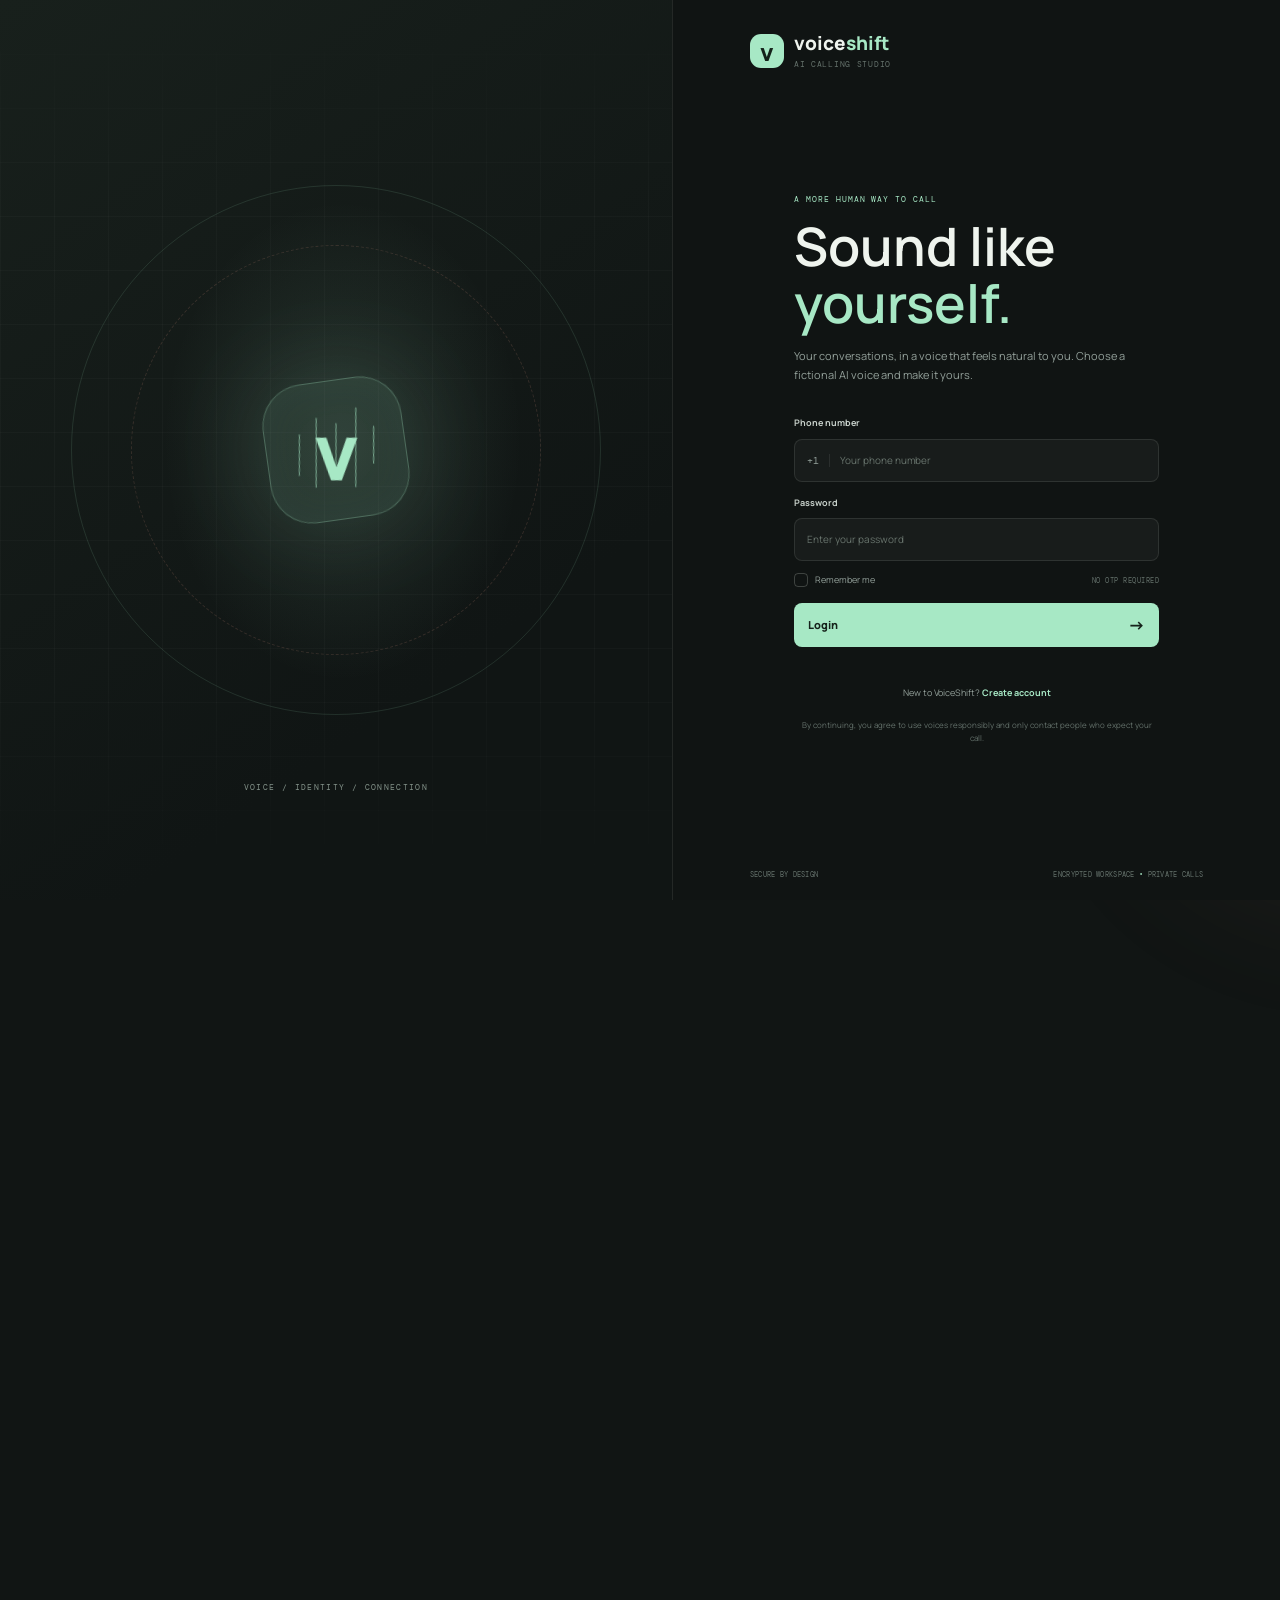
<file: PROJECT-3/index.html>
<!DOCTYPE html>
<html lang="en">
<head>
  <meta charset="UTF-8">
  <meta name="viewport" content="width=device-width, initial-scale=1.0">
  <meta name="theme-color" content="#111514">
  <meta name="description" content="VoiceShift AI calling workspace prototype.">
  <title>VoiceShift AI | Voice calling workspace</title>
  <link rel="preconnect" href="https://fonts.googleapis.com">
  <link rel="preconnect" href="https://fonts.gstatic.com" crossorigin>
  <link href="https://fonts.googleapis.com/css2?family=DM+Mono:wght@400;500&family=Manrope:wght@400;500;600;700;800&display=swap" rel="stylesheet">
  <link rel="stylesheet" href="style.css">
</head>
<body>
  <div class="ambient ambient-one"></div>
  <div class="ambient ambient-two"></div>

  <div class="app-shell" id="app-shell" aria-hidden="true">
    <aside class="sidebar">
      <a class="brand" href="#dashboard" aria-label="VoiceShift AI home"><span class="brand-symbol">v</span><span>voice<span class="brand-light">shift</span><small>AI CALLING STUDIO</small></span></a>
      <div class="workspace-label">WORKSPACE <span>PERSONAL</span></div>
      <nav class="navigation" aria-label="Main navigation">
        <a class="nav-link active" href="#dashboard"><span class="nav-icon">⌂</span>Overview</a>
        <a class="nav-link" href="#voice-selection"><span class="nav-icon">◉</span>Voice studio</a>
        <a class="nav-link" href="#history"><span class="nav-icon">◷</span>Call history</a>
        <a class="nav-link" href="#settings"><span class="nav-icon">⚙</span>Settings</a>
      </nav>
      <div class="sidebar-bottom">
        <div class="secure-note"><span class="secure-icon">◇</span><div><strong>Private by design</strong><small>Calls are never recorded in this demo.</small></div></div>
        <button class="account-button" id="account-button" type="button"><span class="account-avatar">A</span><span class="account-copy"><b id="account-name">Alex Morgan</b><small>Personal workspace</small></span><span class="account-menu">···</span></button>
      </div>
    </aside>

    <main class="main-content" id="dashboard">
      <header class="topbar">
        <div class="breadcrumbs">Workspace <span>/</span> Overview</div>
        <div class="topbar-actions"><span class="prototype-tag"><i></i> PROTOTYPE MODE</span><button class="icon-button" id="help-button" type="button" aria-label="About this prototype">?</button></div>
      </header>

      <section class="welcome-row">
        <div><p class="eyebrow">YOUR VOICE, YOUR CHOICE</p><h1>Welcome to<br><span>VoiceShift AI</span></h1><p class="welcome-copy">Make every conversation sound like you, in a voice that feels right.</p></div>
        <div class="availability"><span class="availability-dot"></span><span><b>Workspace ready</b><small>Voice preview environment</small></span></div>
      </section>

      <section class="number-section section-block" id="phone-numbers" aria-labelledby="number-title">
        <div class="section-heading"><div><p class="eyebrow">01 / CALL SETUP</p><h2 id="number-title">Your numbers</h2></div><span class="step-label">Both numbers stay private</span></div>
        <div class="number-grid">
          <div class="field-card"><div class="field-label">MY CALLING NUMBER <span class="unverified">VERIFY BEFORE LIVE USE</span></div><label class="phone-input-wrap"><span class="country-code">+1</span><input id="my-number" type="tel" autocomplete="tel" value="202 555 0148" aria-label="My calling number" placeholder="Enter your number"></label><small>Enter a number you own or are authorized to use.</small><label class="authorization-check"><input id="caller-authorized" type="checkbox"><span>I own or am authorized to use this number.</span></label></div>
          <div class="field-card recipient-field"><div class="field-label">RECIPIENT'S PHONE NUMBER <span class="required-dot">REQUIRED</span></div><div class="phone-input-wrap"><span class="country-code">+1</span><input id="recipient-number" type="tel" autocomplete="tel" placeholder="Enter phone number" aria-label="Recipient's phone number"><button class="dialpad-trigger" id="toggle-dialpad" type="button" aria-label="Show dial pad" aria-expanded="false">⌗</button></div><small>Enter the person you intend to call.</small></div>
          <div class="call-start-wrap"><button class="call-start" id="start-call" type="button"><span class="call-start-icon">↗</span><span>Start a call</span></button><small>Live calling is not connected</small></div>
        </div>
        <div class="dialpad" id="recipient-dialpad" hidden><div class="dialpad-heading"><span>Dial recipient</span><button id="clear-recipient" type="button">Clear</button></div><div class="dialpad-keys"><button type="button" data-recipient-key="1">1</button><button type="button" data-recipient-key="2">2<small>ABC</small></button><button type="button" data-recipient-key="3">3<small>DEF</small></button><button type="button" data-recipient-key="4">4<small>GHI</small></button><button type="button" data-recipient-key="5">5<small>JKL</small></button><button type="button" data-recipient-key="6">6<small>MNO</small></button><button type="button" data-recipient-key="7">7<small>PQRS</small></button><button type="button" data-recipient-key="8">8<small>TUV</small></button><button type="button" data-recipient-key="9">9<small>WXYZ</small></button><button type="button" data-recipient-action="backspace" aria-label="Delete last digit">⌫</button><button type="button" data-recipient-key="0">0<small>+</small></button><button type="button" data-recipient-key="#">#</button></div></div>
      </section>

      <section class="voice-section section-block" id="voice-selection" aria-labelledby="voice-title">
        <div class="section-heading voice-heading"><div><p class="eyebrow">02 / VOICE STUDIO</p><h2 id="voice-title">Choose your voice</h2><p class="section-description">Fictional AI voices, designed to sound natural. No real-person cloning.</p></div><button class="text-button" id="voice-info" type="button">Voice guidelines <span>↗</span></button></div>
        <div class="voice-groups">
          <div class="voice-group"><div class="group-title"><span class="gender-icon female-icon">♀</span><h3>Female voice</h3><span class="voice-count">03 VOICES</span></div><div class="voice-grid">
            <article class="voice-card selected" data-voice="Natural Female" data-gender="Female"><div class="voice-card-top"><span class="voice-avatar avatar-female">NF</span><span class="realistic-badge">REALISTIC</span></div><h4>Natural Female</h4><p>Warm, clear and conversational</p><div class="voice-card-footer"><span class="voice-gender">Female <i>·</i> Neutral</span><div><button class="preview-button" type="button" aria-label="Preview Natural Female" title="Preview voice">▶</button><button class="select-button" type="button">Selected</button></div></div></article>
            <article class="voice-card" data-voice="Young Female" data-gender="Female"><div class="voice-card-top"><span class="voice-avatar avatar-female">YF</span><span class="realistic-badge">REALISTIC</span></div><h4>Young Female</h4><p>Bright, relaxed and friendly</p><div class="voice-card-footer"><span class="voice-gender">Female <i>·</i> Light</span><div><button class="preview-button" type="button" aria-label="Preview Young Female" title="Preview voice">▶</button><button class="select-button" type="button">Select</button></div></div></article>
            <article class="voice-card" data-voice="Professional Female" data-gender="Female"><div class="voice-card-top"><span class="voice-avatar avatar-female">PF</span><span class="realistic-badge">REALISTIC</span></div><h4>Professional Female</h4><p>Composed, confident and polished</p><div class="voice-card-footer"><span class="voice-gender">Female <i>·</i> Refined</span><div><button class="preview-button" type="button" aria-label="Preview Professional Female" title="Preview voice">▶</button><button class="select-button" type="button">Select</button></div></div></article>
          </div></div>
          <div class="voice-group"><div class="group-title"><span class="gender-icon male-icon">♂</span><h3>Male voice</h3><span class="voice-count">03 VOICES</span></div><div class="voice-grid">
            <article class="voice-card" data-voice="Natural Male" data-gender="Male"><div class="voice-card-top"><span class="voice-avatar avatar-male">NM</span><span class="realistic-badge">REALISTIC</span></div><h4>Natural Male</h4><p>Balanced, easy and conversational</p><div class="voice-card-footer"><span class="voice-gender">Male <i>·</i> Neutral</span><div><button class="preview-button" type="button" aria-label="Preview Natural Male" title="Preview voice">▶</button><button class="select-button" type="button">Select</button></div></div></article>
            <article class="voice-card" data-voice="Young Male" data-gender="Male"><div class="voice-card-top"><span class="voice-avatar avatar-male">YM</span><span class="realistic-badge">REALISTIC</span></div><h4>Young Male</h4><p>Upbeat, warm and approachable</p><div class="voice-card-footer"><span class="voice-gender">Male <i>·</i> Light</span><div><button class="preview-button" type="button" aria-label="Preview Young Male" title="Preview voice">▶</button><button class="select-button" type="button">Select</button></div></div></article>
            <article class="voice-card" data-voice="Professional Male" data-gender="Male"><div class="voice-card-top"><span class="voice-avatar avatar-male">PM</span><span class="realistic-badge">REALISTIC</span></div><h4>Professional Male</h4><p>Assured, measured and polished</p><div class="voice-card-footer"><span class="voice-gender">Male <i>·</i> Refined</span><div><button class="preview-button" type="button" aria-label="Preview Professional Male" title="Preview voice">▶</button><button class="select-button" type="button">Select</button></div></div></article>
          </div></div>
        </div>
        <div class="quality-control"><div class="quality-copy"><span class="quality-mark">✳</span><div><b>Voice realism</b><small>Naturalness and expressive detail</small></div></div><div class="range-wrap"><input id="realism-range" type="range" min="0" max="100" value="78" aria-label="Voice realism"><span class="range-min">0%</span><span class="range-max" id="realism-value">78%</span></div><span class="quality-note">Higher settings may use more processing</span></div>
      </section>

      <section class="caller-section section-block" id="caller-id" aria-labelledby="caller-title"><div class="section-heading"><div><p class="eyebrow">03 / TRUST & SAFETY</p><h2 id="caller-title">Caller ID</h2></div><span class="lock-label">⌑ AUTHORIZED NUMBERS ONLY</span></div><div class="caller-panel"><div class="caller-number"><span class="caller-icon">↗</span><div><small>YOUR CALLING NUMBER</small><strong id="caller-display">+1 202 555 0148</strong></div></div><div class="caller-status"><span class="status-check">✓</span><span><b>Number ownership required</b><small>Only use a number you own or are authorized to use. Verification must be completed by the telephony provider.</small></span></div><span class="caller-integration">PROVIDER VERIFICATION: NOT CONNECTED</span></div></section>

      <section class="history-section section-block" id="history" aria-labelledby="history-title"><div class="section-heading"><div><p class="eyebrow">04 / RECENT ACTIVITY</p><h2 id="history-title">Call history</h2></div><button class="text-button" id="clear-history" type="button">Clear history <span>×</span></button></div><div class="history-table" id="history-list"><div class="history-empty"><span>◷</span><b>Your calls will show up here</b><small>Call history in this prototype is stored only in this browser.</small></div></div></section>

      <section class="settings-section section-block" id="settings" aria-labelledby="settings-title"><div class="section-heading"><div><p class="eyebrow">05 / PREFERENCES</p><h2 id="settings-title">Settings</h2></div></div><div class="settings-panel"><div class="setting-row"><span><b>Remember this device</b><small>Keep your demo session signed in on this browser.</small></span><label class="switch"><input id="remember-setting" type="checkbox"><span class="switch-track"></span></label></div><div class="setting-row"><span><b>Microphone access</b><small>Requires browser permission and a connected call service.</small></span><span class="setting-unavailable">NOT CONNECTED</span></div><div class="setting-row"><span><b>AI voice conversion</b><small>Requires an authorized voice service and backend integration.</small></span><span class="setting-unavailable">NOT CONNECTED</span></div></div></section>

      <footer class="page-footer"><span class="brand-symbol footer-symbol">v</span><span>VoiceShift AI <i>·</i> Frontend prototype</span><span class="footer-spacer"></span><a href="#caller-id">Responsible caller ID</a><span>© 2026</span></footer>
    </main>
  </div>

  <section class="login-screen" id="login-screen" aria-labelledby="login-title">
    <div class="login-art" aria-hidden="true"><div class="art-ring ring-one"></div><div class="art-ring ring-two"></div><div class="art-center"><span>v</span><i class="art-wave wave-one"></i><i class="art-wave wave-two"></i><i class="art-wave wave-three"></i><i class="art-wave wave-four"></i><i class="art-wave wave-five"></i></div><span class="orbit-label">VOICE / IDENTITY / CONNECTION</span></div>
    <div class="login-side"><a class="brand login-brand" href="#"><span class="brand-symbol">v</span><span>voice<span class="brand-light">shift</span><small>AI CALLING STUDIO</small></span></a><div class="login-content"><p class="eyebrow">A MORE HUMAN WAY TO CALL</p><h1 id="login-title">Sound like<br><span>yourself.</span></h1><p class="login-intro">Your conversations, in a voice that feels natural to you. Choose a fictional AI voice and make it yours.</p>
      <form id="login-form"><label for="login-phone">Phone number</label><div class="login-input"><span>+1</span><input id="login-phone" name="phone" type="tel" autocomplete="tel" placeholder="Your phone number" required></div><label for="login-password">Password</label><input class="password-input" id="login-password" name="password" type="password" autocomplete="current-password" placeholder="Enter your password" required><div class="login-options"><label class="remember-option"><input id="remember-me" type="checkbox"><span class="custom-check"></span>Remember me</label><span class="no-otp">NO OTP REQUIRED</span></div><button class="login-submit" type="submit">Login <span>→</span></button><p class="login-error" id="login-error" role="alert"></p></form>
      <p class="create-account">New to VoiceShift? <button id="create-account" type="button">Create account</button></p><p class="login-legal">By continuing, you agree to use voices responsibly and only contact people who expect your call.</p></div><div class="login-bottom"><span>SECURE BY DESIGN</span><span>ENCRYPTED WORKSPACE <i>•</i> PRIVATE CALLS</span></div></div>
  </section>

  <section class="call-overlay" id="call-overlay" aria-hidden="true" role="dialog" aria-modal="true" aria-labelledby="call-title">
    <div class="call-window">
      <button class="call-close" id="close-call" type="button" aria-label="Close call screen">×</button>
      <div class="call-state"><span class="call-state-dot"></span><span id="call-status">CONNECTING...</span></div>
      <div class="call-orb" id="call-orb"><div class="orb-rings"><span></span><span></span></div><div class="orb-core"><span>⌕</span><div class="waveform"><i></i><i></i><i></i><i></i><i></i><i></i><i></i><i></i><i></i><i></i><i></i></div></div></div>
      <p class="eyebrow">DEMO VOICE PROFILE</p><h2 id="call-title">Calling</h2><p class="call-recipient" id="call-recipient">+1 000 000 0000</p>
      <div class="call-timer" id="call-timer">00:00</div>
      <div class="call-voice-chip"><span class="tiny-voice-icon">◉</span><span><small>AI VOICE</small><b id="call-voice">Natural Female</b></span><span class="voice-live-dot"></span></div>
      <button class="change-voice-button" id="change-voice" type="button" aria-expanded="false">Change voice <span>⌄</span></button>
      <div class="call-voice-picker" id="call-voice-picker" hidden><div class="voice-picker-heading"><span>Choose a voice</span><small>DEMO ONLY</small></div><div class="voice-picker-options"><button type="button" data-call-voice="Natural Female">Natural Female</button><button type="button" data-call-voice="Young Female">Young Female</button><button type="button" data-call-voice="Professional Female">Professional Female</button><button type="button" data-call-voice="Natural Male">Natural Male</button><button type="button" data-call-voice="Young Male">Young Male</button><button type="button" data-call-voice="Professional Male">Professional Male</button></div></div>
      <div class="call-controls"><button class="call-control" id="mic-control" type="button" aria-pressed="true"><span>⌕</span><small>Mic</small></button><button class="call-control" id="mute-control" type="button" aria-pressed="false"><span>∿</span><small>Mute</small></button><button class="call-control" id="speaker-control" type="button" aria-pressed="false"><span>◖</span><small>Speaker</small></button><button class="call-control voice-toggle" id="voice-control" type="button" aria-pressed="true"><span>◉</span><small>Voice on</small></button><button class="call-control" id="keypad-control" type="button" aria-expanded="false"><span>⌗</span><small>Keypad</small></button></div>
      <div class="call-dialpad" id="call-dialpad" hidden><div class="call-dialpad-heading"><span>IN-CALL KEYPAD</span><small>DEMO TONES ONLY</small></div><output id="dialpad-display" aria-live="polite">No tones entered</output><div class="call-dialpad-keys"><button type="button" data-tone="1">1</button><button type="button" data-tone="2">2<small>ABC</small></button><button type="button" data-tone="3">3<small>DEF</small></button><button type="button" data-tone="4">4<small>GHI</small></button><button type="button" data-tone="5">5<small>JKL</small></button><button type="button" data-tone="6">6<small>MNO</small></button><button type="button" data-tone="7">7<small>PQRS</small></button><button type="button" data-tone="8">8<small>TUV</small></button><button type="button" data-tone="9">9<small>WXYZ</small></button><button type="button" data-tone="*">*</button><button type="button" data-tone="0">0<small>+</small></button><button type="button" data-tone="#">#</button></div></div>
      <button class="end-call" id="end-call" type="button"><span>×</span> End call</button><p class="call-disclaimer">SIMULATED CALL · NO PHONE NETWORK CONNECTED</p>
    </div>
  </section>

  <div class="toast" id="toast" role="status" aria-live="polite"></div>
  <script src="script.js"></script>
</body>
</html>
</file>
<file: PROJECT-3/style.css>
:root {
  color-scheme: dark;
  --canvas: #111514;
  --panel: rgba(27, 33, 31, .78);
  --panel-strong: #202725;
  --line: rgba(226, 236, 228, .09);
  --text: #eff4ee;
  --muted: #93a09a;
  --faint: #64716b;
  --mint: #a7e8c5;
  --mint-bright: #7fe0ae;
  --coral: #f0a18b;
  --amber: #eacb88;
  --display: "Manrope", sans-serif;
  --mono: "DM Mono", monospace;
  --shadow: 0 26px 80px rgba(0, 0, 0, .24);
}
* { box-sizing: border-box; }
html { overflow-x: clip; scroll-behavior: smooth; scroll-padding-top: 26px; }
body { min-width: 320px; margin: 0; overflow-x: clip; background: var(--canvas); color: var(--text); font: 14px/1.5 var(--display); }
button, input { font: inherit; }
button, a { -webkit-tap-highlight-color: transparent; }
button { color: inherit; cursor: pointer; }
button:focus-visible, a:focus-visible, input:focus-visible { outline: 2px solid var(--mint); outline-offset: 3px; }
.ambient { position: fixed; z-index: -1; pointer-events: none; border-radius: 50%; filter: blur(90px); opacity: .12; }
.ambient-one { width: 450px; height: 450px; background: #69b991; top: -240px; left: 36%; }
.ambient-two { width: 380px; height: 380px; background: #c8846e; right: -260px; bottom: 3%; }
.app-shell { display: grid; grid-template-columns: 244px minmax(0, 1fr); max-width: 1600px; min-height: 100vh; margin: auto; opacity: 0; visibility: hidden; transition: opacity .45s ease; }
.app-shell.visible { opacity: 1; visibility: visible; }
.sidebar { position: sticky; top: 0; display: flex; flex-direction: column; height: 100vh; min-height: 640px; padding: 30px 18px 18px; border-right: 1px solid var(--line); background: rgba(17, 21, 20, .72); backdrop-filter: blur(24px); }
.brand { display: inline-flex; align-items: center; gap: 10px; width: fit-content; color: var(--text); font-size: 19px; font-weight: 800; line-height: 1.05; text-decoration: none; letter-spacing: 0; }
.brand-symbol { display: grid; width: 34px; height: 34px; place-items: center; border-radius: 11px; background: var(--mint); color: #14221a; font-size: 24px; font-weight: 800; }
.brand-light { color: var(--mint); }
.brand small { display: block; margin-top: 5px; color: var(--faint); font: 8px var(--mono); letter-spacing: .09em; }
.workspace-label { display: flex; justify-content: space-between; margin: 51px 7px 14px; color: var(--faint); font: 9px var(--mono); letter-spacing: .1em; }
.workspace-label span { color: #9faaa3; }
.navigation { display: grid; gap: 5px; }
.nav-link { display: flex; align-items: center; gap: 12px; padding: 11px 12px; border: 1px solid transparent; border-radius: 10px; color: var(--muted); font-size: 12px; font-weight: 600; text-decoration: none; transition: .2s ease; }
.nav-link:hover, .nav-link.active { border-color: rgba(167, 232, 197, .1); background: rgba(167, 232, 197, .08); color: var(--text); }
.nav-link.active .nav-icon { color: var(--mint); }
.nav-icon { width: 20px; color: #78857e; font-size: 19px; text-align: center; }
.sidebar-bottom { margin-top: auto; }
.secure-note { display: flex; gap: 10px; padding: 13px 11px; border: 1px solid var(--line); border-radius: 10px; background: rgba(255,255,255,.025); }
.secure-icon { color: var(--mint); font-size: 19px; }
.secure-note strong, .secure-note small { display: block; }
.secure-note strong { font-size: 10px; }.secure-note small { margin-top: 3px; color: var(--muted); font-size: 9px; line-height: 1.45; }
.account-button { display: flex; align-items: center; width: 100%; gap: 10px; margin-top: 13px; padding: 12px 4px 2px; border: 0; border-top: 1px solid var(--line); background: none; text-align: left; }
.account-avatar { display: grid; width: 33px; height: 33px; flex: 0 0 33px; place-items: center; border: 1px solid rgba(240, 161, 139, .3); border-radius: 50%; background: rgba(240, 161, 139, .13); color: var(--coral); font-size: 12px; }
.account-copy { flex: 1; }.account-copy b, .account-copy small { display: block; }.account-copy b { font-size: 10px; }.account-copy small { margin-top: 3px; color: var(--muted); font-size: 9px; }.account-menu { color: var(--muted); letter-spacing: 2px; }
.main-content { width: min(100%, 1200px); padding: 26px clamp(22px, 4.2vw, 64px) 22px; margin: 0 auto; }
.topbar { display: flex; align-items: center; justify-content: space-between; padding: 0 0 22px; border-bottom: 1px solid var(--line); }
.breadcrumbs { color: var(--muted); font-size: 10px; }.breadcrumbs span { padding: 0 8px; color: var(--faint); }
.topbar-actions { display: flex; align-items: center; gap: 13px; }
.prototype-tag { display: flex; align-items: center; gap: 7px; color: #c9d3cc; font: 8px var(--mono); letter-spacing: .06em; }
.prototype-tag i, .availability-dot, .call-state-dot { display: inline-block; width: 6px; height: 6px; border-radius: 50%; background: var(--mint-bright); box-shadow: 0 0 12px rgba(127, 224, 174, .55); }
.icon-button { display: grid; width: 29px; height: 29px; place-items: center; border: 1px solid var(--line); border-radius: 50%; background: transparent; color: var(--muted); }
.welcome-row { display: flex; align-items: flex-end; justify-content: space-between; gap: 24px; padding: 39px 0 33px; }
.eyebrow { margin: 0 0 8px; color: var(--mint); font: 9px var(--mono); letter-spacing: .12em; }
.welcome-row h1 { margin: 0; font-size: clamp(32px, 4vw, 47px); font-weight: 600; line-height: 1.12; letter-spacing: 0; }
.welcome-row h1 span { color: var(--mint); }
.welcome-copy { max-width: 400px; margin: 12px 0 0; color: var(--muted); font-size: 12px; }
.availability { display: flex; align-items: center; gap: 10px; padding: 10px 12px; border: 1px solid var(--line); border-radius: 10px; background: rgba(255,255,255,.025); }
.availability b, .availability small { display: block; }.availability b { font-size: 10px; }.availability small { margin-top: 3px; color: var(--muted); font-size: 9px; }
.section-block { padding: 25px 0; border-top: 1px solid var(--line); }
.section-heading { display: flex; align-items: flex-end; justify-content: space-between; gap: 15px; margin-bottom: 17px; }
.section-heading .eyebrow { margin-bottom: 5px; color: var(--faint); font-size: 8px; }
.section-heading h2 { margin: 0; font-size: 20px; font-weight: 600; letter-spacing: 0; }
.step-label, .lock-label { color: var(--muted); font: 8px var(--mono); letter-spacing: .04em; }
.number-grid { display: grid; grid-template-columns: minmax(0, 1fr) minmax(0, 1fr) 132px; align-items: stretch; gap: 11px; }
.field-card { display: block; min-width: 0; padding: 13px 14px 11px; border: 1px solid var(--line); border-radius: 11px; background: var(--panel); }
.field-label { display: flex; align-items: center; justify-content: space-between; gap: 6px; color: #b4c0b8; font: 8px var(--mono); letter-spacing: .055em; }
.verified, .required-dot { color: var(--mint); white-space: nowrap; font-size: 7px; }.verified i { font-style: normal; }.required-dot { color: var(--amber); }
.unverified { color: var(--amber); white-space: nowrap; font-size: 7px; }
.authorization-check { display: flex; align-items: flex-start; gap: 6px; margin-top: 8px; color: #aab6ae; font-size: 8px; line-height: 1.4; cursor: pointer; }.authorization-check input { width: 12px; height: 12px; flex: 0 0 12px; margin: 0; accent-color: var(--mint); }
.call-recipient { white-space: pre-line; text-align: center; line-height: 1.7; }
.change-voice-button { display: flex; align-items: center; gap: 6px; margin: 7px 0 11px; padding: 4px 7px; border: 0; background: transparent; color: var(--mint); font-size: 8px; }.change-voice-button span { font-size: 13px; }
.call-voice-picker { width: min(100%, 280px); margin: -3px 0 12px; padding: 10px; border: 1px solid var(--line); border-radius: 9px; background: #202825; }.call-voice-picker[hidden] { display: none; }
.voice-picker-heading { display: flex; justify-content: space-between; margin-bottom: 7px; color: #c8d2cb; font: 8px var(--mono); }.voice-picker-heading small { color: var(--amber); font-size: 6px; }
.voice-picker-options { display: grid; grid-template-columns: 1fr 1fr; gap: 5px; }.voice-picker-options button { min-height: 32px; padding: 5px; border: 1px solid var(--line); border-radius: 6px; background: rgba(255,255,255,.035); color: #dbe4dd; font-size: 7px; text-align: left; }.voice-picker-options button:hover { border-color: rgba(167,232,197,.35); background: rgba(167,232,197,.08); }
.recipient-field { position: relative; }
.dialpad-trigger { display: grid; width: 30px; height: 30px; flex: 0 0 30px; place-items: center; border: 1px solid var(--line); border-radius: 7px; background: rgba(255,255,255,.04); color: var(--mint); font-size: 18px; }
.dialpad, .call-dialpad { border: 1px solid var(--line); border-radius: 10px; background: #1b221f; }
.dialpad[hidden], .call-dialpad[hidden] { display: none; }
.dialpad { grid-column: 1 / -1; width: min(100%, 350px); padding: 11px; }
.dialpad-heading, .call-dialpad-heading { display: flex; align-items: center; justify-content: space-between; margin-bottom: 9px; color: #c8d2cb; font: 8px var(--mono); letter-spacing: .04em; }
.dialpad-heading button { padding: 2px 0; border: 0; background: none; color: var(--mint); font-size: 8px; }
.dialpad-keys, .call-dialpad-keys { display: grid; grid-template-columns: repeat(3, minmax(0, 1fr)); gap: 6px; }
.dialpad-keys button, .call-dialpad-keys button { display: grid; min-height: 43px; align-content: center; justify-items: center; border: 1px solid var(--line); border-radius: 8px; background: rgba(255,255,255,.035); color: var(--text); font: 14px var(--mono); }
.dialpad-keys button:hover, .call-dialpad-keys button:hover { border-color: rgba(167,232,197,.4); background: rgba(167,232,197,.09); }
.dialpad-keys button small, .call-dialpad-keys button small { color: var(--muted); font: 6px var(--mono); }
.call-controls { flex-wrap: wrap; }
.call-dialpad { width: min(100%, 260px); padding: 10px; margin: -5px 0 14px; }
.call-dialpad-heading { font-size: 7px; }
.call-dialpad-heading small { color: var(--amber); font-size: 6px; }
.call-dialpad output { display: block; min-height: 21px; overflow-wrap: anywhere; margin: 0 0 8px; color: var(--mint); font: 10px var(--mono); text-align: center; }
.call-dialpad-keys { gap: 5px; }
.call-dialpad-keys button { min-height: 38px; }
.phone-input-wrap { display: flex; align-items: center; gap: 9px; margin-top: 9px; }
.country-code { padding-right: 9px; border-right: 1px solid var(--line); color: var(--muted); font: 11px var(--mono); }
.phone-input-wrap input { width: 100%; min-width: 0; padding: 3px 0; border: 0; outline: 0; background: transparent; color: var(--text); font: 12px var(--mono); }
.phone-input-wrap input::placeholder { color: #65716b; }
.field-card > small { display: block; margin-top: 8px; color: var(--faint); font-size: 8px; }
.call-start-wrap { display: flex; flex-direction: column; justify-content: center; gap: 6px; }.call-start-wrap small { color: var(--faint); font-size: 8px; text-align: center; }
.call-start { display: flex; align-items: center; justify-content: center; gap: 7px; min-height: 45px; border: 1px solid #a7e8c5; border-radius: 10px; background: var(--mint); color: #17231b; font-size: 11px; font-weight: 800; transition: transform .2s ease, box-shadow .2s ease; }.call-start:hover { transform: translateY(-2px); box-shadow: 0 8px 25px rgba(167, 232, 197, .16); }.call-start-icon { font-size: 16px; }
.voice-section { padding-top: 26px; }.voice-heading { align-items: flex-start; }.section-description { margin: 5px 0 0; color: var(--muted); font-size: 10px; }.text-button { padding: 4px 0; border: 0; background: transparent; color: var(--mint); font-size: 9px; font-weight: 700; white-space: nowrap; }.text-button span { margin-left: 3px; font-size: 13px; }
.voice-groups { display: grid; gap: 16px; }.voice-group { min-width: 0; }.group-title { display: flex; align-items: center; gap: 8px; margin: 0 0 9px; }.group-title h3 { margin: 0; font-size: 11px; font-weight: 700; }.gender-icon { display: grid; width: 22px; height: 22px; place-items: center; border-radius: 7px; font-size: 14px; }.female-icon { background: rgba(240,161,139,.13); color: var(--coral); }.male-icon { background: rgba(132,188,198,.13); color: #93d1dc; }.voice-count { margin-left: auto; color: var(--faint); font: 8px var(--mono); }
.voice-grid { display: grid; grid-template-columns: repeat(3, minmax(0, 1fr)); gap: 9px; }.voice-card { min-width: 0; padding: 11px 11px 10px; border: 1px solid var(--line); border-radius: 10px; background: rgba(29, 36, 33, .7); transition: border-color .2s, background .2s, transform .2s; }.voice-card:hover { transform: translateY(-2px); border-color: rgba(167,232,197,.26); }.voice-card.selected { border-color: rgba(167,232,197,.52); background: linear-gradient(145deg, rgba(167,232,197,.09), rgba(29,36,33,.82) 60%); box-shadow: inset 0 0 0 1px rgba(167,232,197,.04); }
.voice-card-top { display: flex; align-items: center; justify-content: space-between; }.voice-avatar { display: grid; width: 30px; height: 30px; place-items: center; border-radius: 9px; font: 9px var(--mono); }.avatar-female { background: rgba(240,161,139,.13); color: #f2b3a1; }.avatar-male { background: rgba(132,188,198,.13); color: #a0d8df; }.realistic-badge { padding: 3px 5px; border: 1px solid rgba(167,232,197,.15); border-radius: 4px; color: var(--mint); font: 6px var(--mono); letter-spacing: .05em; }
.voice-card h4 { overflow: hidden; margin: 10px 0 3px; font-size: 11px; font-weight: 700; text-overflow: ellipsis; white-space: nowrap; }.voice-card > p { min-height: 28px; margin: 0; color: var(--muted); font-size: 8px; line-height: 1.5; }.voice-card-footer { display: flex; align-items: center; justify-content: space-between; gap: 4px; margin-top: 9px; padding-top: 8px; border-top: 1px solid var(--line); }.voice-gender { color: #a6b2ab; font-size: 7px; white-space: nowrap; }.voice-gender i { color: var(--faint); font-style: normal; }.voice-card-footer > div { display: flex; gap: 5px; }
.preview-button { display: grid; width: 25px; height: 25px; place-items: center; border: 1px solid var(--line); border-radius: 7px; background: transparent; color: var(--mint); font-size: 8px; }.preview-button:hover { background: rgba(167,232,197,.1); }.select-button { min-width: 55px; height: 25px; padding: 0 8px; border: 1px solid var(--line); border-radius: 7px; background: transparent; color: var(--muted); font-size: 8px; font-weight: 700; }.voice-card.selected .select-button { border-color: rgba(167,232,197,.24); background: rgba(167,232,197,.12); color: var(--mint); }
.quality-control { display: grid; grid-template-columns: 1fr minmax(150px, 1.4fr) auto; align-items: center; gap: 20px; margin-top: 17px; padding: 13px 14px; border: 1px solid var(--line); border-radius: 10px; background: rgba(255,255,255,.025); }.quality-copy { display: flex; align-items: center; gap: 9px; }.quality-mark { color: var(--amber); font-size: 17px; }.quality-copy b, .quality-copy small { display: block; }.quality-copy b { font-size: 9px; }.quality-copy small { margin-top: 2px; color: var(--muted); font-size: 8px; }.range-wrap { display: grid; grid-template-columns: 1fr auto; align-items: center; gap: 5px 8px; }.range-wrap input { grid-column: 1 / -1; width: 100%; height: 3px; accent-color: var(--mint); }.range-min, .range-max { color: var(--muted); font: 8px var(--mono); }.range-max { color: var(--mint); }.quality-note { color: var(--faint); font-size: 7px; text-align: right; }
.caller-section { padding-top: 24px; }.caller-panel { display: flex; align-items: center; justify-content: space-between; gap: 14px; padding: 13px 15px; border: 1px solid var(--line); border-radius: 10px; background: var(--panel); }.caller-number { display: flex; align-items: center; gap: 10px; min-width: 170px; }.caller-icon { display: grid; width: 32px; height: 32px; place-items: center; border-radius: 9px; background: rgba(167,232,197,.1); color: var(--mint); font-size: 17px; }.caller-number small, .caller-number strong { display: block; }.caller-number small { color: var(--muted); font: 7px var(--mono); letter-spacing: .06em; }.caller-number strong { margin-top: 3px; font: 11px var(--mono); }.caller-status { display: flex; align-items: flex-start; gap: 8px; max-width: 380px; }.status-check { display: grid; width: 17px; height: 17px; flex: 0 0 17px; place-items: center; border-radius: 50%; background: rgba(234,203,136,.13); color: var(--amber); font-size: 9px; }.caller-status b, .caller-status small { display: block; }.caller-status b { font-size: 8px; }.caller-status small { margin-top: 3px; color: var(--muted); font-size: 7px; line-height: 1.5; }.caller-integration { color: var(--amber); font: 7px var(--mono); white-space: nowrap; }
.history-section { padding-top: 24px; }.history-table { min-height: 88px; border: 1px solid var(--line); border-radius: 10px; background: rgba(255,255,255,.018); }.history-empty { display: grid; min-height: 86px; align-content: center; justify-items: center; }.history-empty > span { color: var(--faint); font-size: 19px; }.history-empty b { margin-top: 3px; font-size: 9px; }.history-empty small { margin-top: 3px; color: var(--muted); font-size: 8px; }.history-row { display: grid; grid-template-columns: 32px minmax(0, 1fr) auto auto; align-items: center; gap: 10px; padding: 12px 13px; border-bottom: 1px solid var(--line); }.history-row:last-child { border-bottom: 0; }.history-call-icon { display: grid; width: 30px; height: 30px; place-items: center; border-radius: 8px; background: rgba(167,232,197,.09); color: var(--mint); }.history-details b, .history-details small { display: block; }.history-details b { font: 10px var(--mono); }.history-details small { margin-top: 3px; color: var(--muted); font-size: 8px; }.history-voice { color: #b4c0b8; font-size: 8px; }.history-duration { color: var(--muted); font: 8px var(--mono); }
.settings-section { padding-top: 24px; }.settings-panel { border: 1px solid var(--line); border-radius: 10px; background: var(--panel); }.setting-row { display: flex; align-items: center; justify-content: space-between; gap: 12px; min-height: 54px; padding: 10px 14px; border-bottom: 1px solid var(--line); }.setting-row:last-child { border-bottom: 0; }.setting-row b, .setting-row small { display: block; }.setting-row b { font-size: 9px; }.setting-row small { margin-top: 3px; color: var(--muted); font-size: 8px; }.setting-unavailable { color: var(--faint); font: 7px var(--mono); }.switch { position: relative; width: 31px; height: 18px; }.switch input { position: absolute; width: 1px; height: 1px; opacity: 0; }.switch-track { position: absolute; inset: 0; border: 1px solid var(--line); border-radius: 20px; background: #303a35; transition: .2s; }.switch-track:after { position: absolute; top: 2px; left: 2px; width: 12px; height: 12px; border-radius: 50%; background: #98a49c; content: ""; transition: .2s; }.switch input:checked + .switch-track { border-color: rgba(167,232,197,.5); background: rgba(167,232,197,.2); }.switch input:checked + .switch-track:after { transform: translateX(13px); background: var(--mint); }.page-footer { display: flex; align-items: center; gap: 8px; padding: 20px 0 5px; color: var(--faint); font-size: 8px; }.page-footer a { color: var(--muted); text-decoration: none; }.page-footer i { color: var(--mint); font-style: normal; }.footer-symbol { width: 19px; height: 19px; border-radius: 6px; font-size: 14px; }.footer-spacer { flex: 1; }

.login-screen { position: fixed; z-index: 10; inset: 0; display: grid; grid-template-columns: minmax(0, 1.05fr) minmax(400px, .95fr); min-height: 100vh; overflow: auto; background: #101413; }.login-art { position: relative; display: grid; min-height: 100vh; overflow: hidden; place-items: center; background: radial-gradient(ellipse at 51% 49%, rgba(167,232,197,.13), transparent 37%), linear-gradient(145deg, #18201c, #101514 72%); }.login-art:after { position: absolute; inset: 0; background-image: linear-gradient(rgba(255,255,255,.025) 1px, transparent 1px), linear-gradient(90deg, rgba(255,255,255,.025) 1px, transparent 1px); background-size: 54px 54px; content: ""; mask-image: linear-gradient(transparent, black 23%, black 75%, transparent); }.art-ring { position: absolute; width: min(54vw, 530px); aspect-ratio: 1; border: 1px solid rgba(167,232,197,.12); border-radius: 50%; }.ring-one { animation: orbit 36s linear infinite; }.ring-two { width: min(42vw, 410px); border-style: dashed; border-color: rgba(240,161,139,.15); animation: orbit 52s linear reverse infinite; }.art-center { position: relative; z-index: 1; display: grid; width: 140px; height: 140px; place-items: center; border: 1px solid rgba(167,232,197,.29); border-radius: 42px; background: rgba(167,232,197,.08); box-shadow: 0 0 100px rgba(167,232,197,.12), inset 0 0 45px rgba(167,232,197,.06); transform: rotate(-8deg); animation: float 5s ease-in-out infinite; }.art-center > span { color: var(--mint); font-size: 79px; font-weight: 800; transform: rotate(8deg); }.art-wave { position: absolute; z-index: -1; left: 50%; width: 1px; border-radius: 5px; background: var(--mint); opacity: .65; transform: translateX(-50%) rotate(8deg); }.wave-one { height: 42px; margin-left: -37px; }.wave-two { height: 70px; margin-left: -20px; }.wave-three { height: 54px; margin-left: 0; }.wave-four { height: 80px; margin-left: 20px; }.wave-five { height: 38px; margin-left: 38px; }.orbit-label { position: absolute; z-index: 1; bottom: 12%; color: #84938a; font: 8px var(--mono); letter-spacing: .17em; }.login-side { display: flex; flex-direction: column; min-height: 100vh; padding: 34px clamp(28px, 6vw, 88px) 21px; border-left: 1px solid var(--line); }.login-brand { flex-shrink: 0; }.login-content { width: min(100%, 365px); margin: auto; padding: 36px 0; animation: rise .6s both; }.login-content .eyebrow { color: var(--mint); font-size: 8px; }.login-content h1 { margin: 14px 0 8px; font-size: clamp(40px, 5vw, 53px); font-weight: 600; line-height: 1.08; }.login-content h1 span { color: var(--mint); }.login-intro { margin: 13px 0 27px; color: var(--muted); font-size: 11px; line-height: 1.75; }.login-content form { display: grid; gap: 9px; }.login-content form > label { margin: 5px 0 0; color: #c7d0ca; font-size: 9px; font-weight: 700; }.login-input, .password-input { display: flex; align-items: center; width: 100%; min-height: 43px; padding: 0 12px; border: 1px solid rgba(226,236,228,.11); border-radius: 8px; background: rgba(255,255,255,.035); }.login-input span { padding-right: 10px; border-right: 1px solid var(--line); color: var(--muted); font: 10px var(--mono); }.login-input input { width: 100%; padding: 0 0 0 10px; border: 0; outline: 0; background: none; color: var(--text); font-size: 10px; }.login-input input::placeholder, .password-input::placeholder { color: #68746d; }.password-input { color: var(--text); font-size: 10px; }.login-input:focus-within, .password-input:focus { border-color: rgba(167,232,197,.55); }.login-options { display: flex; align-items: center; justify-content: space-between; margin: 3px 0 7px; }.remember-option { display: flex; align-items: center; gap: 7px; color: var(--muted); font-size: 9px; cursor: pointer; }.remember-option input { position: absolute; width: 1px; height: 1px; opacity: 0; }.custom-check { display: grid; width: 14px; height: 14px; place-items: center; border: 1px solid rgba(226,236,228,.22); border-radius: 4px; }.remember-option input:checked + .custom-check { border-color: var(--mint); background: var(--mint); }.remember-option input:checked + .custom-check:after { color: #17231b; font-size: 10px; content: "✓"; }.no-otp { color: var(--faint); font: 7px var(--mono); letter-spacing: .07em; }.login-submit { display: flex; align-items: center; justify-content: space-between; min-height: 44px; padding: 0 14px; border: 0; border-radius: 8px; background: var(--mint); color: #16221b; font-size: 11px; font-weight: 800; transition: .2s; }.login-submit:hover { background: #b9f1d0; box-shadow: 0 8px 25px rgba(167,232,197,.13); }.login-submit span { font-size: 17px; }.login-error { min-height: 13px; margin: 0; color: var(--coral); font-size: 9px; }.create-account { margin: 17px 0 0; color: var(--muted); font-size: 9px; text-align: center; }.create-account button { padding: 0; border: 0; background: transparent; color: var(--mint); font-size: inherit; font-weight: 700; }.login-legal { margin: 18px auto 0; color: var(--faint); font-size: 8px; line-height: 1.7; text-align: center; }.login-bottom { display: flex; justify-content: space-between; color: var(--faint); font: 7px var(--mono); letter-spacing: .04em; }.login-bottom i { color: var(--mint); font-style: normal; }

.call-overlay { position: fixed; z-index: 20; inset: 0; display: none; place-items: center; overflow-y: auto; padding: 20px; background: rgba(6, 10, 8, .83); backdrop-filter: blur(15px); }.call-overlay.open { display: grid; }.call-window { position: relative; display: flex; width: min(100%, 410px); flex-direction: column; align-items: center; padding: 24px 32px 23px; border: 1px solid rgba(226,236,228,.12); border-radius: 22px; background: radial-gradient(ellipse at 50% 32%, rgba(167,232,197,.08), transparent 43%), #171d1a; box-shadow: var(--shadow); animation: rise .35s ease both; }.call-close { position: absolute; top: 13px; right: 15px; width: 30px; height: 30px; border: 1px solid var(--line); border-radius: 50%; background: transparent; color: var(--muted); font-size: 18px; }.call-state { display: flex; align-items: center; gap: 7px; color: var(--mint); font: 8px var(--mono); letter-spacing: .1em; }.call-state-dot { animation: blink 1.4s infinite; }.call-orb { position: relative; display: grid; width: 170px; height: 170px; margin: 18px auto 14px; place-items: center; }.orb-rings, .orb-rings span { position: absolute; inset: 0; border: 1px solid rgba(167,232,197,.13); border-radius: 50%; }.orb-rings span:first-child { inset: 13px; border-color: rgba(167,232,197,.2); animation: pulse 2.5s ease-out infinite; }.orb-rings span:last-child { inset: -8px; border-color: rgba(167,232,197,.07); animation: pulse 2.5s .8s ease-out infinite; }.orb-core { display: grid; width: 106px; height: 106px; align-content: center; justify-items: center; gap: 5px; border: 1px solid rgba(167,232,197,.35); border-radius: 50%; background: radial-gradient(circle at 50% 30%, rgba(167,232,197,.19), rgba(167,232,197,.06)); box-shadow: 0 0 42px rgba(167,232,197,.12), inset 0 0 25px rgba(167,232,197,.09); color: var(--mint); }.orb-core > span { font-size: 37px; transform: rotate(-45deg); }.waveform { display: flex; align-items: center; gap: 3px; height: 15px; }.waveform i { width: 2px; height: 5px; border-radius: 5px; background: var(--mint); animation: sound 1s ease-in-out infinite alternate; }.waveform i:nth-child(3n) { animation-delay: -.5s; }.waveform i:nth-child(2n) { animation-delay: -.25s; }.call-window > .eyebrow { margin-bottom: 5px; font-size: 7px; }.call-window h2 { margin: 0; font-size: 22px; font-weight: 600; }.call-recipient { margin: 3px 0 0; color: #c0cbc3; font: 12px var(--mono); }.call-timer { margin: 8px 0 15px; color: var(--mint); font: 10px var(--mono); }.call-voice-chip { display: flex; align-items: center; gap: 9px; width: min(100%, 260px); padding: 9px 11px; border: 1px solid var(--line); border-radius: 9px; background: rgba(255,255,255,.035); }.tiny-voice-icon { display: grid; width: 28px; height: 28px; place-items: center; border-radius: 8px; background: rgba(167,232,197,.1); color: var(--mint); }.call-voice-chip small, .call-voice-chip b { display: block; }.call-voice-chip small { color: var(--muted); font: 6px var(--mono); }.call-voice-chip b { margin-top: 2px; font-size: 9px; }.voice-live-dot { width: 6px; height: 6px; margin-left: auto; border-radius: 50%; background: var(--mint); }.call-controls { display: flex; justify-content: center; gap: 13px; margin: 19px 0 17px; }.call-control { display: grid; width: 51px; height: 53px; align-content: center; justify-items: center; gap: 2px; border: 1px solid var(--line); border-radius: 11px; background: rgba(255,255,255,.04); color: #c5d0c8; }.call-control > span { font-size: 17px; }.call-control small { color: var(--muted); font-size: 7px; }.call-control.active { border-color: rgba(240,161,139,.28); background: rgba(240,161,139,.12); color: var(--coral); }.call-control.voice-toggle[aria-pressed="false"] { border-color: rgba(240,161,139,.28); background: rgba(240,161,139,.12); color: var(--coral); }.end-call { display: flex; align-items: center; justify-content: center; gap: 9px; width: min(100%, 220px); min-height: 41px; border: 0; border-radius: 10px; background: #e66d66; color: white; font-size: 10px; font-weight: 800; }.end-call span { font-size: 18px; }.call-disclaimer { margin: 14px 0 0; color: var(--faint); font: 6px var(--mono); letter-spacing: .08em; }.toast { position: fixed; z-index: 30; right: 22px; bottom: 22px; max-width: min(360px, calc(100vw - 44px)); padding: 11px 15px; border: 1px solid rgba(167,232,197,.2); border-radius: 9px; background: #202925; color: var(--text); font-size: 10px; box-shadow: var(--shadow); opacity: 0; pointer-events: none; transform: translateY(8px); transition: .25s ease; }.toast.visible { opacity: 1; transform: translateY(0); }

.login-screen[hidden] { display: none; }
@keyframes rise { from { opacity: 0; transform: translateY(12px); } to { opacity: 1; transform: translateY(0); } }
@keyframes pulse { 0% { transform: scale(.92); opacity: .75; } 100% { transform: scale(1.11); opacity: 0; } }
@keyframes sound { from { transform: scaleY(.45); } to { transform: scaleY(1.5); } }
@keyframes blink { 50% { opacity: .35; } }
@keyframes orbit { to { transform: rotate(360deg); } }
@keyframes float { 50% { transform: translateY(-8px) rotate(-5deg); } }
@media (min-width: 1300px) { .main-content { padding-right: 70px; padding-left: 70px; } }
@media (max-width: 1020px) { .app-shell { grid-template-columns: 205px minmax(0, 1fr); }.sidebar { padding-right: 13px; padding-left: 13px; }.main-content { padding-right: 25px; padding-left: 25px; }.number-grid { grid-template-columns: 1fr 1fr; }.call-start-wrap { grid-column: 1 / -1; flex-direction: row; align-items: center; justify-content: flex-start; }.call-start { min-width: 140px; }.call-start-wrap small { text-align: left; }.caller-panel { flex-wrap: wrap; }.caller-status { flex: 1; }.caller-integration { width: 100%; padding-left: 42px; } }
@media (max-width: 760px) { .app-shell { display: block; }.sidebar { position: sticky; z-index: 5; top: 0; display: flex; width: 100%; height: auto; min-height: 0; flex-direction: row; align-items: center; justify-content: space-between; padding: 11px 16px; border-right: 0; border-bottom: 1px solid var(--line); }.brand { font-size: 16px; }.brand-symbol { width: 29px; height: 29px; border-radius: 9px; font-size: 21px; }.brand small { font-size: 6px; }.workspace-label, .sidebar-bottom { display: none; }.navigation { display: flex; gap: 2px; }.nav-link { justify-content: center; width: 34px; height: 34px; gap: 0; padding: 0; font-size: 0; }.nav-icon { font-size: 17px; }.main-content { padding: 18px 20px 20px; }.topbar { padding-bottom: 15px; }.welcome-row { padding: 29px 0 25px; }.welcome-row h1 { font-size: 39px; }.availability { padding: 8px; }.availability small { font-size: 7px; }.section-block { padding: 21px 0; }.voice-grid { gap: 7px; }.voice-card { padding: 9px 8px; }.voice-card-footer { gap: 3px; }.voice-gender { font-size: 6px; }.select-button { min-width: 48px; padding: 0 5px; }.preview-button { width: 23px; height: 25px; }.quality-control { grid-template-columns: 1fr minmax(130px, 1.2fr); gap: 10px; }.quality-note { grid-column: 1 / -1; text-align: left; }.login-screen { grid-template-columns: minmax(0, .78fr) minmax(370px, 1fr); }.login-side { padding-right: 32px; padding-left: 32px; }.art-center { width: 105px; height: 105px; border-radius: 33px; }.art-center > span { font-size: 63px; }.ring-one { width: 57vw; }.ring-two { width: 45vw; } }
@media (max-width: 560px) { .login-screen { display: block; padding: 20px; }.login-art { display: none; }.login-side { min-height: calc(100vh - 40px); padding: 8px 2px; border: 0; }.login-content { margin: auto; padding: 32px 0; }.login-content h1 { font-size: 43px; }.login-bottom { padding-bottom: 3px; font-size: 6px; }.main-content { padding: 15px 15px 18px; }.topbar-actions { gap: 8px; }.prototype-tag { font-size: 7px; }.welcome-row { align-items: flex-start; gap: 10px; padding-top: 25px; }.welcome-row h1 { font-size: 34px; }.welcome-copy { max-width: 260px; font-size: 10px; }.availability { display: none; }.section-heading h2 { font-size: 18px; }.step-label { max-width: 105px; line-height: 1.4; text-align: right; }.number-grid { grid-template-columns: 1fr; }.call-start-wrap { grid-column: auto; flex-direction: column; align-items: stretch; }.call-start { width: 100%; }.call-start-wrap small { text-align: center; }.field-card { padding: 12px; }.voice-heading { align-items: flex-start; }.voice-heading .text-button { max-width: 85px; white-space: normal; text-align: right; }.voice-grid { grid-template-columns: repeat(2, minmax(0, 1fr)); gap: 8px; }.voice-card { padding: 10px; }.voice-card h4 { font-size: 10px; }.voice-card > p { min-height: 24px; }.voice-gender { font-size: 7px; }.select-button { min-width: 54px; }.quality-control { grid-template-columns: 1fr; gap: 10px; }.quality-note { grid-column: auto; }.range-wrap { grid-template-columns: 1fr auto; }.caller-panel { align-items: flex-start; flex-direction: column; }.caller-status { max-width: none; }.caller-integration { padding-left: 0; }.history-row { grid-template-columns: 30px minmax(0,1fr) auto; gap: 7px; }.history-voice { display: none; }.page-footer { flex-wrap: wrap; font-size: 7px; }.footer-spacer { flex-basis: 10px; }.page-footer a { margin-left: auto; }.call-window { padding: 22px 19px; }.call-controls { gap: 8px; }.call-control { width: 47px; }.call-orb { width: 150px; height: 150px; }.orb-core { width: 96px; height: 96px; } }
@media (prefers-reduced-motion: reduce) { *, *:before, *:after { scroll-behavior: auto !important; animation-duration: .01ms !important; animation-iteration-count: 1 !important; transition-duration: .01ms !important; } }
</file>
